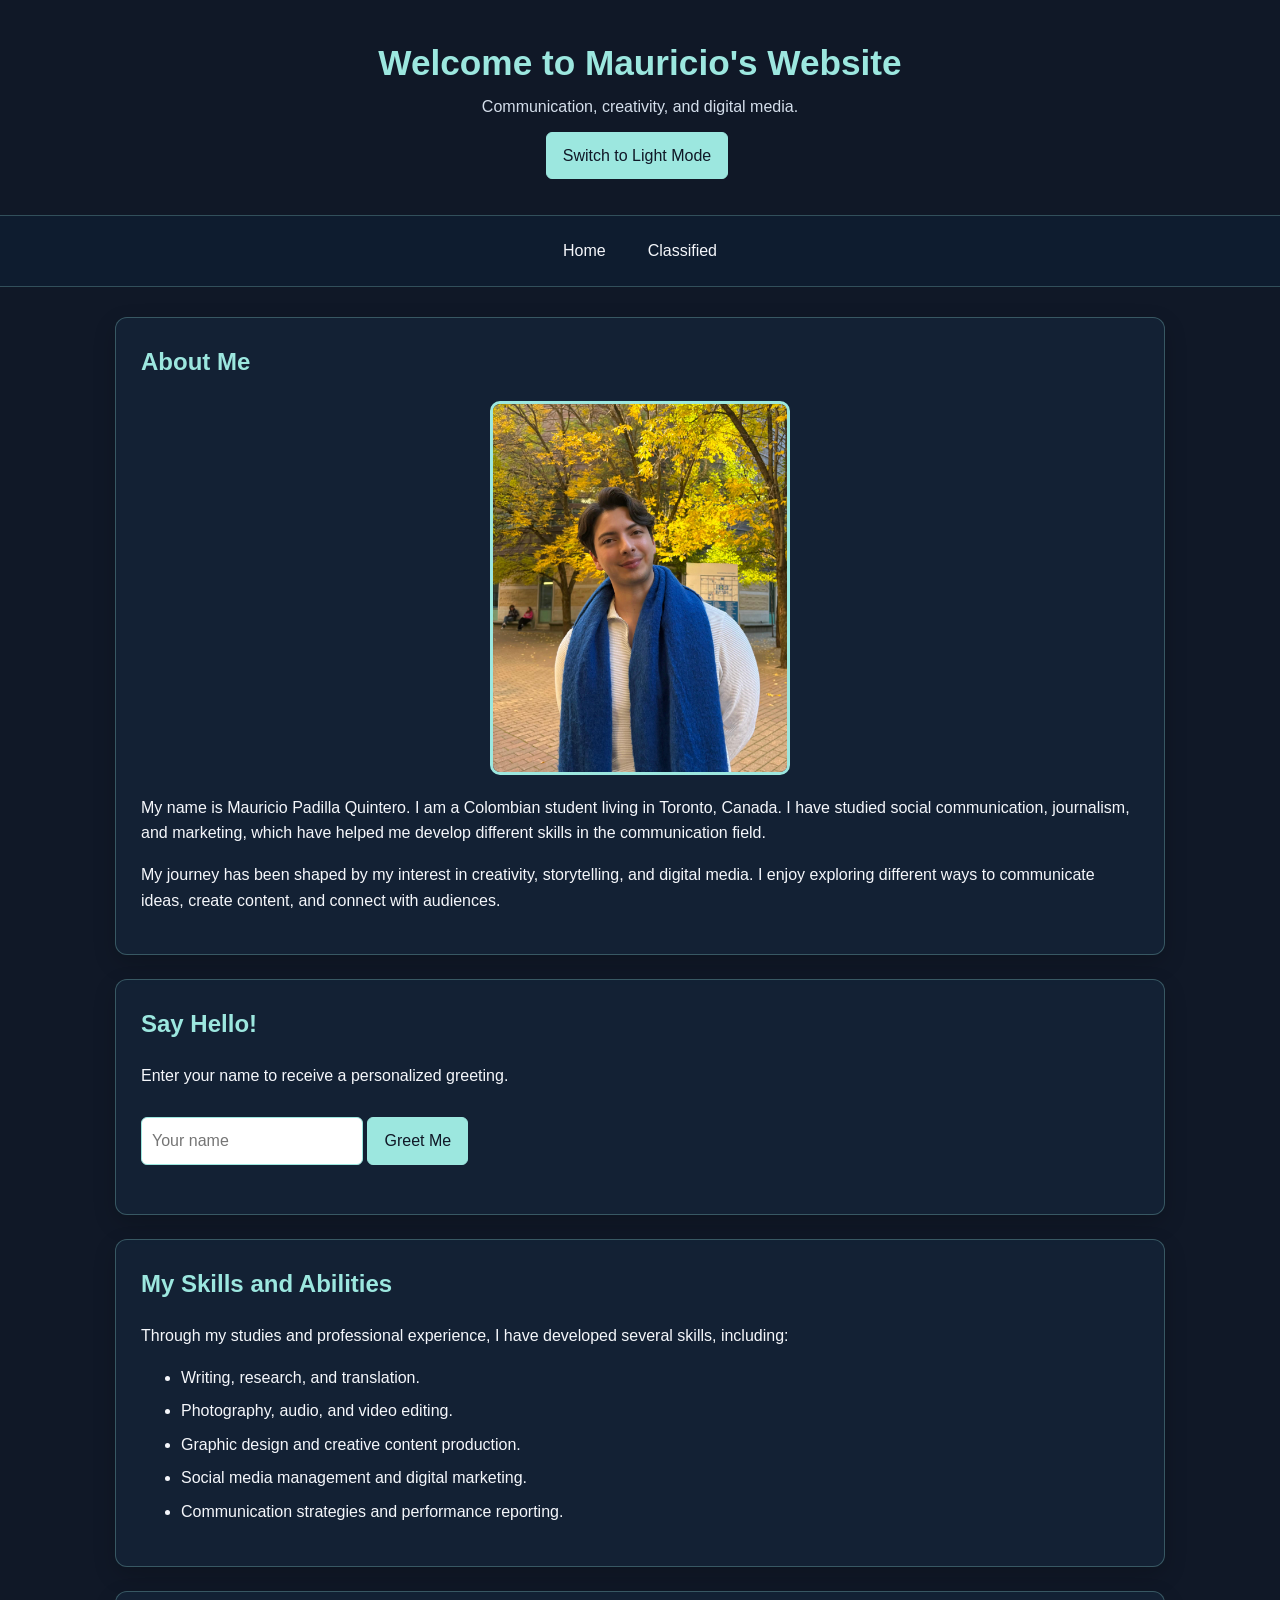
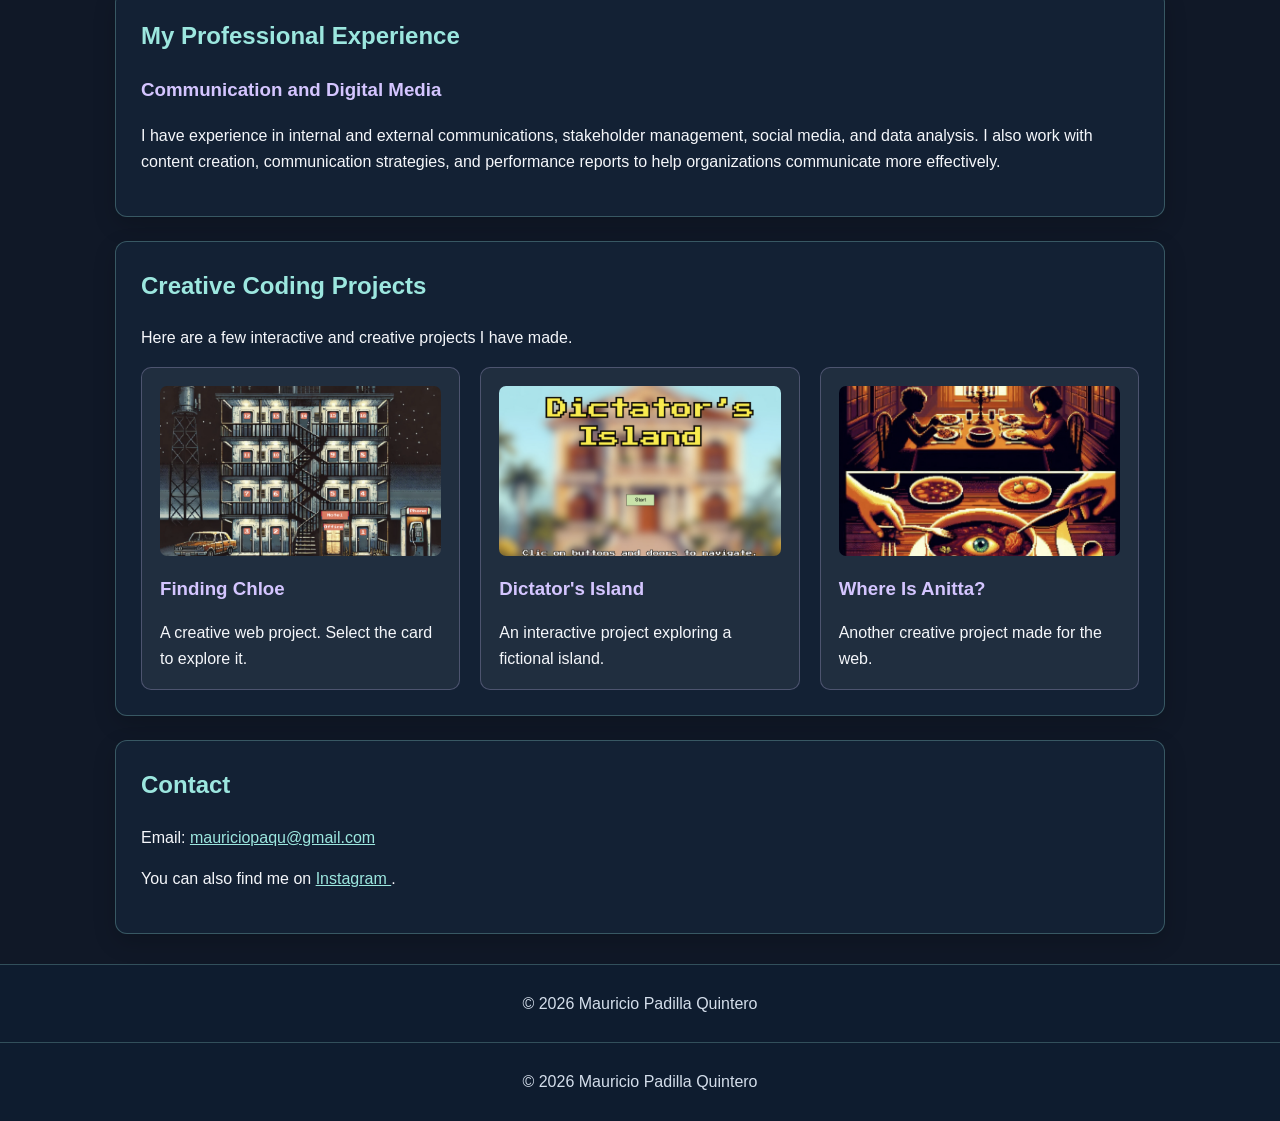
<file: index.html>
<!DOCTYPE html>
<html lang="en">

<head>
    <meta charset="UTF-8">
    <meta name="viewport" content="width=device-width, initial-scale=1.0">

    <title>Mauricio's Website</title>

    <link rel="stylesheet" href="style.css">
</head>

<body>

    <header class="site-header">
        <h1 id="main-title">Welcome to Mauricio's Website</h1>
        <p>Communication, creativity, and digital media.</p>
        <button id="theme-toggle" type="button">Switch to Light Mode</button>
    </header>

    <nav class="navigation">
        <a href="index.html">Home</a>
        <a href="classified.html">Classified</a>
    </nav>

    <main class="page-content">

      
        <section class="content-card about-card">
            <h2>About Me</h2>

            <img class="profile-image"
                 src="mauricio.1.jpeg"
                 alt="Portrait of Mauricio Padilla Quintero at TMU">

            <p>
                My name is Mauricio Padilla Quintero. I am a Colombian
                student living in Toronto, Canada. I have studied social
                communication, journalism, and marketing, which have helped
                me develop different skills in the communication field.
            </p>

            <p>
                My journey has been shaped by my interest in creativity,
                storytelling, and digital media. I enjoy exploring different
                ways to communicate ideas, create content, and connect
                with audiences.
            </p>
        </section>

 
        <section class="content-card">
            <h2>Say Hello!</h2>
            <p>Enter your name to receive a personalized greeting.</p>
            <input type="text" id="visitor-name" placeholder="Your name">
            <button id="greet-button" type="button">Greet Me</button>
            <p id="greeting-message"></p>
        </section>

        <section class="content-card">
            <h2>My Skills and Abilities</h2>

            <p>
                Through my studies and professional experience,
                I have developed several skills, including:
            </p>

            <ul>
                <li>Writing, research, and translation.</li>
                <li>Photography, audio, and video editing.</li>
                <li>Graphic design and creative content production.</li>
                <li>Social media management and digital marketing.</li>
                <li>Communication strategies and performance reporting.</li>
            </ul>
        </section>

      
        <section class="content-card">
            <h2>My Professional Experience</h2>

            <h3>Communication and Digital Media</h3>

            <p>
                I have experience in internal and external communications,
                stakeholder management, social media, and data analysis.
                I also work with content creation, communication strategies,
                and performance reports to help organizations communicate
                more effectively.
            </p>
        </section>

 
        <section id="projects" class="content-card">
            <h2>Creative Coding Projects</h2>

            <p>
                Here are a few interactive and creative projects I have made.
            </p>

            <div class="project-gallery">

                <article class="project-card">
                    <a href="https://mauriciopaqu.github.io/findingchloe/"
                       target="_blank"
                       rel="noopener noreferrer">

                        <img src="FindingChloe.png"
                             alt="Preview of the Finding Chloe creative coding project">

                        <h3>Finding Chloe</h3>
                    </a>

                    <p>
                        A creative web project. Select the card to explore it.
                    </p>
                </article>

                <article class="project-card">
                    <a href="https://mauriciopaqu.github.io/Dictators-Island/"
                       target="_blank"
                       rel="noopener noreferrer">

                        <img src="DictatorsIsland.png"
                             alt="Preview of the Dictator's Island creative coding project">

                        <h3>Dictator's Island</h3>
                    </a>

                    <p>
                        An interactive project exploring a fictional island.
                    </p>
                </article>

                <article class="project-card">
                    <a href="https://mauriciopaqu.github.io/Where-is-Anitta/"
                       target="_blank"
                       rel="noopener noreferrer">

                        <img src="WhereIsAnitta.png"
                             alt="Preview of the Where Is Anitta creative coding project">

                        <h3>Where Is Anitta?</h3>
                    </a>

                    <p>
                        Another creative project made for the web.
                    </p>
                </article>

            </div>
        </section>

    
        <section class="content-card">
            <h2>Contact</h2>

            <p>
                Email:
                <a href="mailto:mauriciopaqu@gmail.com">
                    mauriciopaqu@gmail.com
                </a>
            </p>

            <p>
                You can also find me on
                <a href="https://www.instagram.com/paurizzio/"
                   target="_blank"
                   rel="noopener noreferrer">
                    Instagram
                </a>.
            </p>
        </section>

    </main>

    <footer class="site-footer">
        <p>&copy; 2026 Mauricio Padilla Quintero</p>
    </footer>

    <script src="script.js" defer></script>

</body>
</html>


    <footer class="site-footer">
        <p>&copy; 2026 Mauricio Padilla Quintero</p>
    </footer>

    <script src="script.js" defer></script>

</body>
</html>
</file>
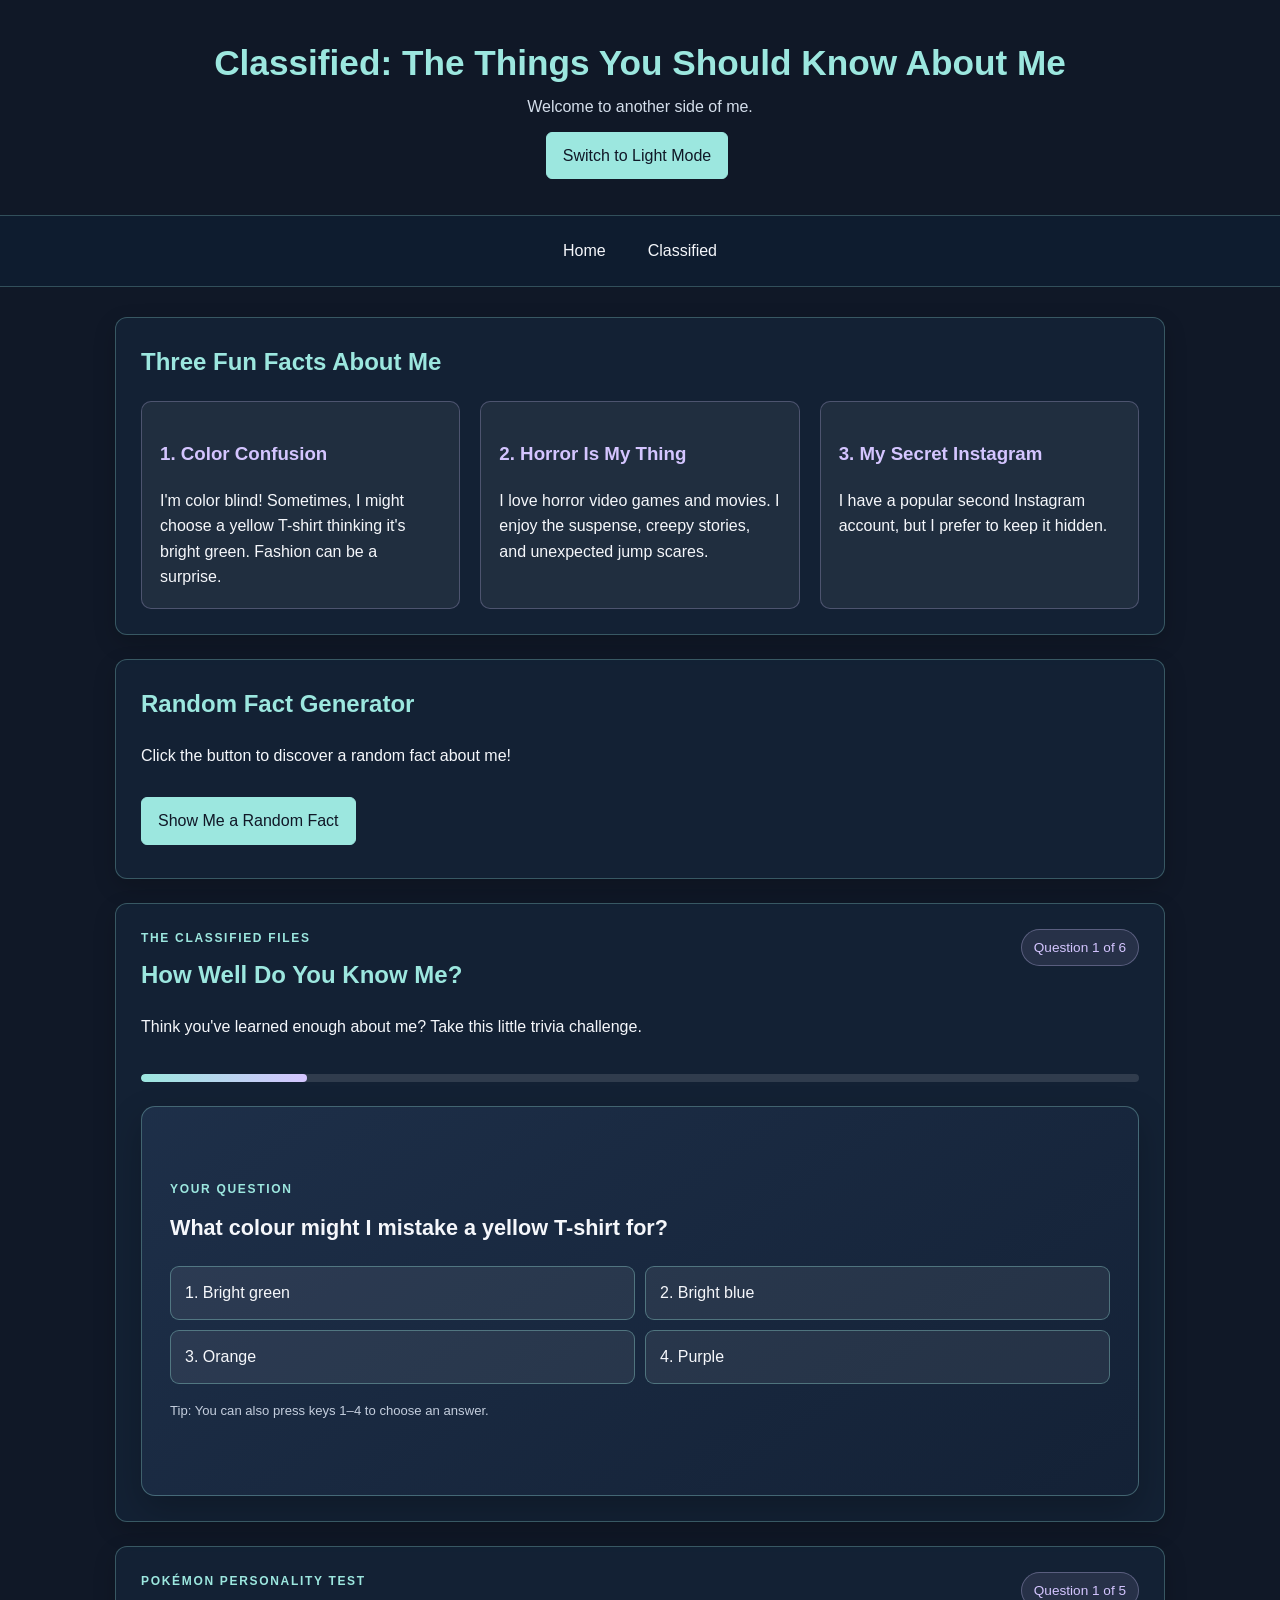
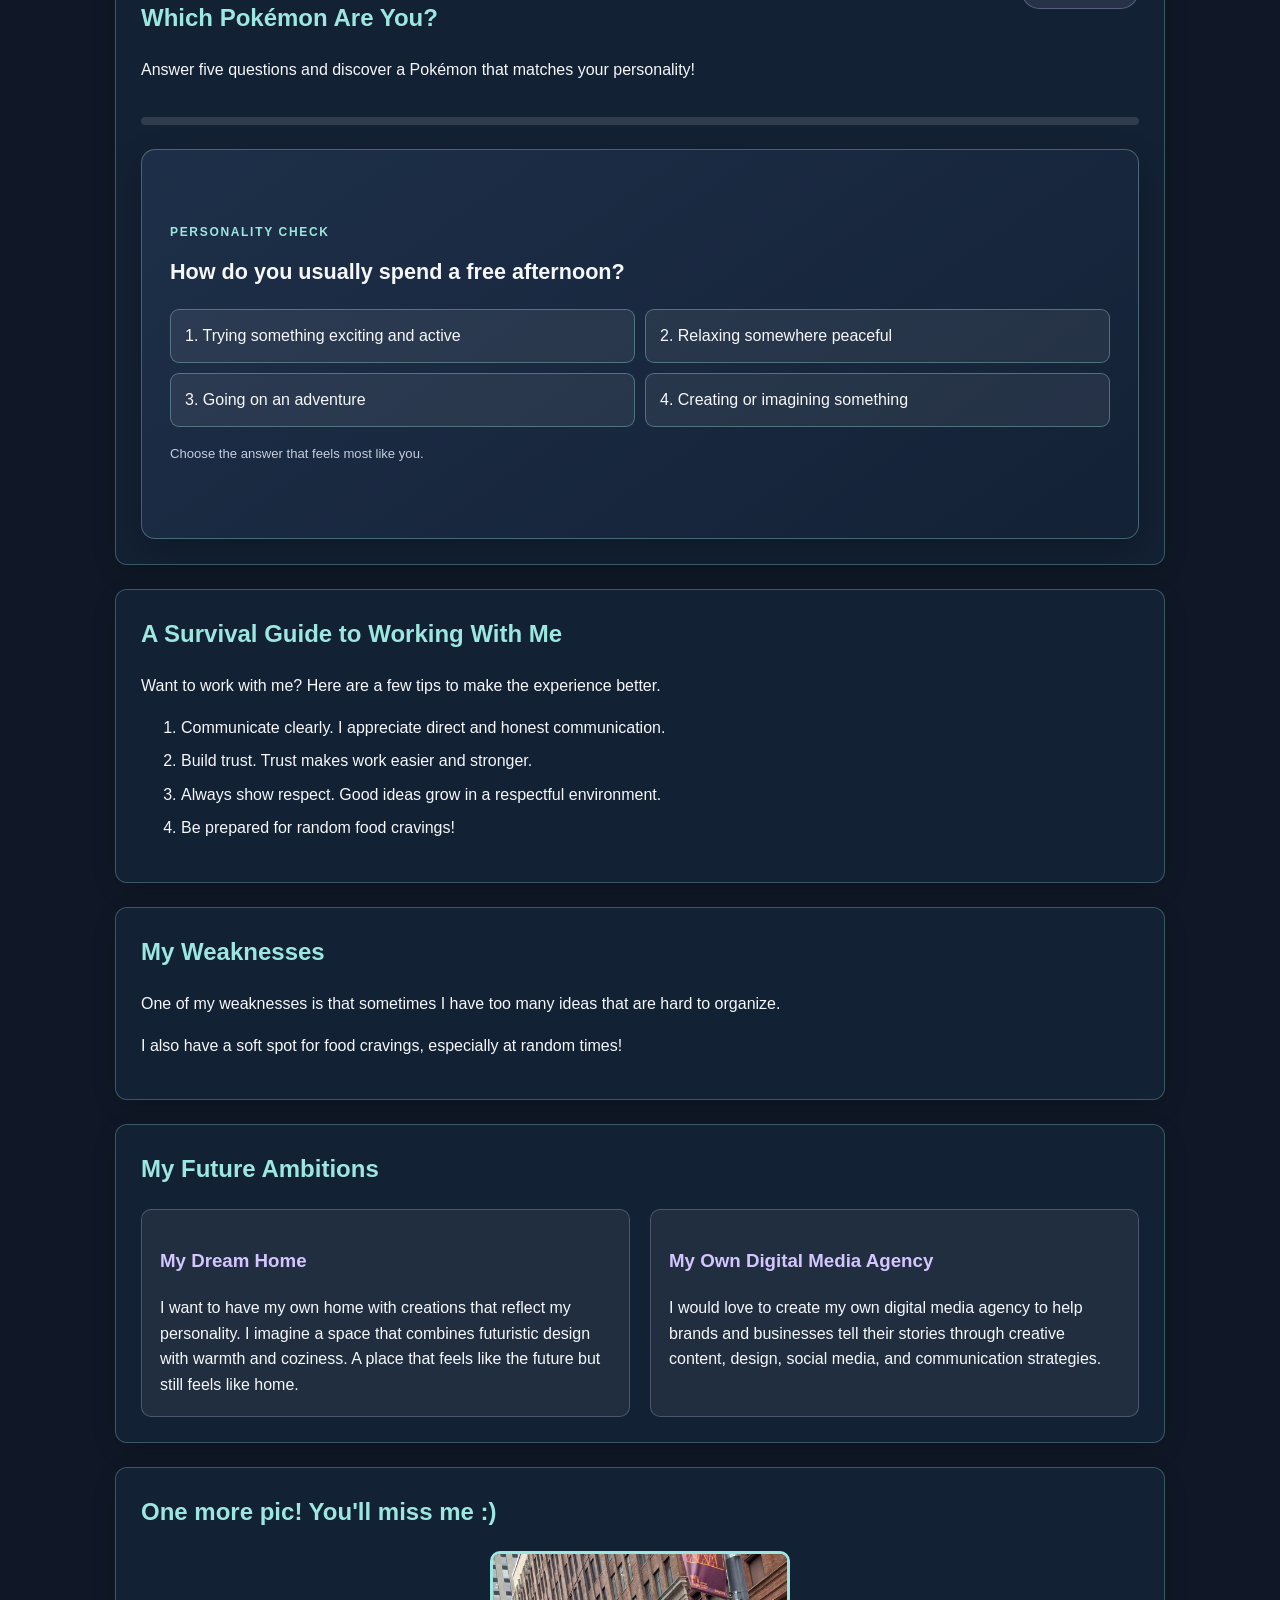
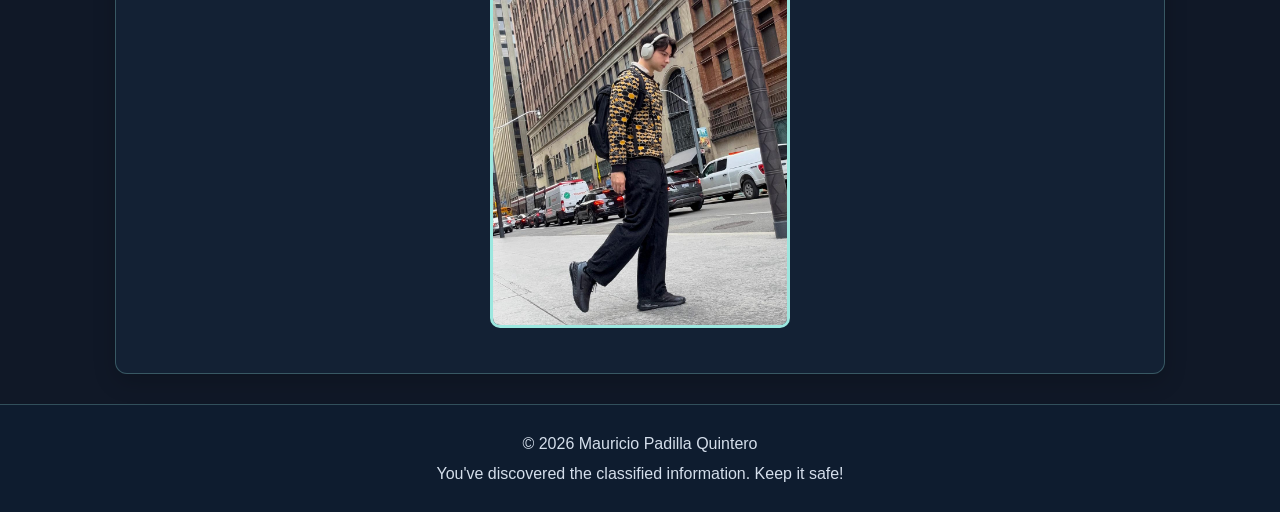
<file: classified.html>
<!DOCTYPE html>
<html lang="en">
<head>
    <meta charset="UTF-8">
    <meta name="viewport" content="width=device-width, initial-scale=1.0">
    <title>Classified - Mauricio's Website</title>
    <link rel="stylesheet" href="style.css">
</head>
<body>
    <header class="site-header">
        <h1 id="main-title">Classified: The Things You Should Know About Me</h1>
        <p>Welcome to another side of me.</p>
        <button id="theme-toggle" type="button">Switch to Light Mode</button>
    </header>

    <nav class="navigation">
        <a href="index.html">Home</a>
        <a href="classified.html">Classified</a>
    </nav>

    <main class="page-content">
        <section class="content-card">
            <h2>Three Fun Facts About Me</h2>
            <div class="info-gallery">
                <article class="info-card">
                    <h3>1. Color Confusion</h3>
                    <p>I'm color blind! Sometimes, I might choose a yellow T-shirt thinking it's bright green. Fashion can be a surprise.</p>
                </article>
                <article class="info-card">
                    <h3>2. Horror Is My Thing</h3>
                    <p>I love horror video games and movies. I enjoy the suspense, creepy stories, and unexpected jump scares.</p>
                </article>
                <article class="info-card">
                    <h3>3. My Secret Instagram</h3>
                    <p>I have a popular second Instagram account, but I prefer to keep it hidden.</p>
                </article>
            </div>
        </section>

        <section class="content-card">
            <h2>Random Fact Generator</h2>
            <p id="fact-display">Click the button to discover a random fact about me!</p>
            <button id="fact-button" type="button">Show Me a Random Fact</button>
        </section>


        <section id="trivia-quiz" class="content-card trivia-section">
            <div class="trivia-heading">
                <div>
                    <p class="quiz-kicker">THE CLASSIFIED FILES</p>
                    <h2>How Well Do You Know Me?</h2>
                    <p>Think you've learned enough about me? Take this little trivia challenge.</p>
                </div>
                <span id="quiz-counter" class="quiz-counter">Question 1 of 6</span>
            </div>

            <div class="quiz-progress" aria-label="Quiz progress">
                <div id="quiz-progress-fill" class="quiz-progress-fill"></div>
            </div>

            <div id="quiz-stage" class="quiz-stage">
                <div id="quiz-card" class="quiz-card">
                    <div class="quiz-card-inner">
                        <div class="quiz-card-face quiz-card-front">
                            <p class="quiz-card-label">YOUR QUESTION</p>
                            <h3 id="quiz-question">Loading your first question...</h3>
                            <div id="quiz-options" class="quiz-options"></div>
                            <p class="quiz-keyboard-hint">Tip: You can also press keys 1–4 to choose an answer.</p>
                        </div>

                        <div class="quiz-card-face quiz-card-back" aria-live="polite">
                            <p id="quiz-feedback-icon" class="quiz-feedback-icon"></p>
                            <h3 id="quiz-feedback-title">Nice try!</h3>
                            <p id="quiz-feedback-text"></p>
                            <p id="quiz-running-score" class="quiz-running-score"></p>
                            <button id="quiz-next" type="button">Next Question</button>
                        </div>
                    </div>
                </div>
            </div>

            <div id="quiz-result" class="quiz-result" hidden aria-live="polite">
                <p class="quiz-card-label">YOUR FINAL SCORE</p>
                <h3 id="quiz-final-score" class="quiz-final-score">0 / 6</h3>
                <p id="quiz-result-message"></p>
                <button id="quiz-restart" type="button">Play Again</button>
            </div>
        </section>


        <section id="pokemon-match-quiz" class="content-card trivia-section">
            <div class="trivia-heading">
                <div>
                    <p class="quiz-kicker">POKÉMON PERSONALITY TEST</p>
                    <h2>Which Pokémon Are You?</h2>
                    <p>Answer five questions and discover a Pokémon that matches your personality!</p>
                </div>
                <span id="pokemon-quiz-counter" class="quiz-counter">Question 1 of 5</span>
            </div>

            <div class="quiz-progress" aria-label="Quiz progress">
                <div id="pokemon-quiz-progress-fill" class="quiz-progress-fill"></div>
            </div>

            <div id="pokemon-quiz-stage" class="quiz-stage">
                <div id="pokemon-quiz-card" class="quiz-card">
                    <div class="quiz-card-inner">
                        <div class="quiz-card-face quiz-card-front">
                            <p class="quiz-card-label">PERSONALITY CHECK</p>
                            <h3 id="pokemon-quiz-question">Loading your first question...</h3>
                            <div id="pokemon-quiz-options" class="quiz-options"></div>
                            <p class="quiz-keyboard-hint">Choose the answer that feels most like you.</p>
                        </div>

                        <div class="quiz-card-face quiz-card-back" aria-live="polite">
                            <p id="pokemon-quiz-feedback-icon" class="quiz-feedback-icon"></p>
                            <h3 id="pokemon-quiz-feedback-title">Choice saved!</h3>
                            <p id="pokemon-quiz-feedback-text"></p>
                            <p id="pokemon-quiz-running-score" class="quiz-running-score"></p>
                            <button id="pokemon-quiz-next" type="button">Next Question</button>
                        </div>
                    </div>
                </div>
            </div>

            <div id="pokemon-quiz-result" class="quiz-result" hidden aria-live="polite">
                <p class="quiz-card-label">YOUR POKÉMON MATCH</p>
                <h3 id="pokemon-loading-title">Finding your Pokémon...</h3>
                <p id="pokemon-status">Your answers will help us find a matching Pokémon.</p>
                <div id="pokemon-result-card" class="pokemon-result-card" hidden>
                    <img id="pokemon-image" class="pokemon-image" alt="Your Pokémon match">
                    <div class="pokemon-result-details">
                        <h3 id="pokemon-title"></h3>
                        <p id="pokemon-description"></p>
                        <ul id="pokemon-facts" class="pokemon-facts"></ul>
                    </div>
                </div>
                <p id="pokemon-error" class="cartoon-error" role="alert"></p>
                <button id="pokemon-retry" type="button" hidden>Try Again</button>
                <button id="pokemon-quiz-restart" type="button">Take the Quiz Again</button>
                <p class="api-credit">Pokémon data provided by <a href="https://pokeapi.co/" target="_blank" rel="noopener noreferrer">PokéAPI</a>.</p>
            </div>
        </section>

        <section class="content-card">
            <h2>A Survival Guide to Working With Me</h2>
            <p>Want to work with me? Here are a few tips to make the experience better.</p>
            <ol>
                <li>Communicate clearly. I appreciate direct and honest communication.</li>
                <li>Build trust. Trust makes work easier and stronger.</li>
                <li>Always show respect. Good ideas grow in a respectful environment.</li>
                <li>Be prepared for random food cravings!</li>
            </ol>
        </section>

        <section class="content-card">
            <h2>My Weaknesses</h2>
            <p>One of my weaknesses is that sometimes I have too many ideas that are hard to organize.</p>
            <p>I also have a soft spot for food cravings, especially at random times!</p>
        </section>

        <section class="content-card">
            <h2>My Future Ambitions</h2>
            <div class="info-gallery">
                <article class="info-card">
                    <h3>My Dream Home</h3>
                    <p>I want to have my own home with creations that reflect my personality. I imagine a space that combines futuristic design with warmth and coziness. A place that feels like the future but still feels like home.</p>
                </article>
                <article class="info-card">
                    <h3>My Own Digital Media Agency</h3>
                    <p>I would love to create my own digital media agency to help brands and businesses tell their stories through creative content, design, social media, and communication strategies.</p>
                </article>
            </div>
        </section>

        <section class="content-card">
            <h2>One more pic! You'll miss me :)</h2>
            <img class="profile-image" src="mauricio.2.jpeg" alt="Another photograph of Mauricio Padilla Quintero">
        </section>
    </main>

    <footer class="site-footer">
        <p>&copy; 2026 Mauricio Padilla Quintero</p>
        <p>You've discovered the classified information. Keep it safe!</p>
    </footer>
    <script src="script.js" defer></script>
</body>
</html>
</file>
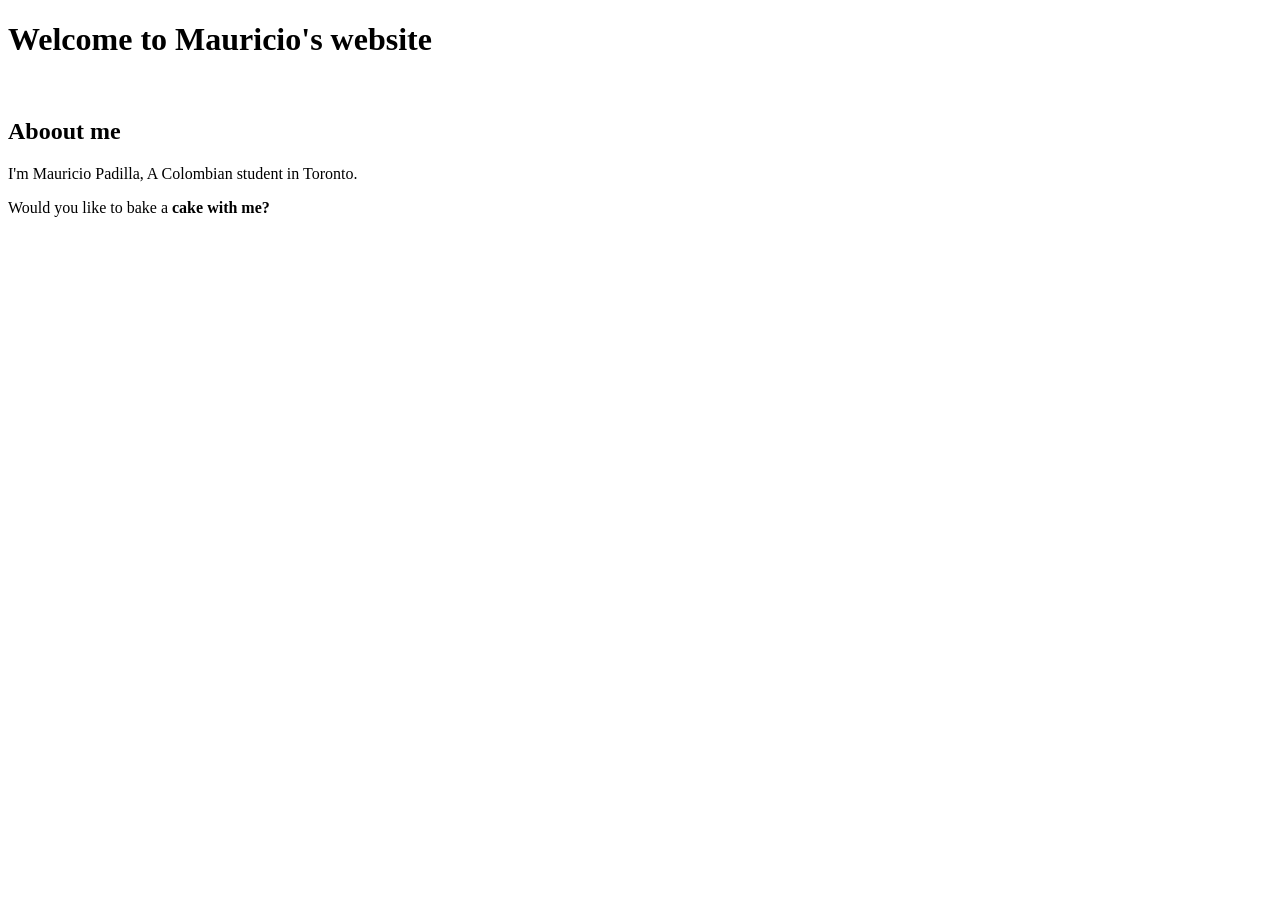
<file: html_template.html>
<!DOCTYPE html>
<html lang="en">
<head>
	<meta charset="UTF-8">
	<title> Mauricio's website </title>
</head>

<body>
	
	<h1>Welcome to Mauricio's website</h1>
	<br>
	<h2>Aboout me</h2>
	<p>I'm Mauricio Padilla, A Colombian student in Toronto.</p>
	<p>Would you like to bake a <strong>cake<strong> with me?</p>

</body>

</html>
</file>
<file: style.css>
* {
    box-sizing: border-box;
}

body {
    margin: 0;
    color: #f5f7fb;
    font-family: Arial, Helvetica, sans-serif;
    line-height: 1.6;
    background-color: #101827;
}

.site-header {
    padding: 42px 20px 28px;
    text-align: center;
}

#main-title {
    margin: 0 0 10px;
    color: #9ce7df;
    font-size: 2.2rem;
    line-height: 1.2;
}

.site-header p {
    margin: 0;
    color: #d4deeb;
}

.navigation {
    display: flex;
    justify-content: center;
    flex-wrap: wrap;
    gap: 12px;
    padding: 14px 20px;
    background-color: rgba(15, 29, 48, 0.92);
    border-top: 1px solid rgba(156, 231, 223, 0.25);
    border-bottom: 1px solid rgba(156, 231, 223, 0.25);
}

.navigation a {
    display: block;
    padding: 8px 15px;
    color: #f5f7fb;
    text-decoration: none;
    border-radius: 6px;
}

.navigation a:hover,
.navigation a:focus-visible {
    color: #101827;
    background-color: #9ce7df;
}

.page-content {
    width: 90%;
    max-width: 1050px;
    margin: 30px auto;
}

.content-card {
    margin: 0 0 24px;
    padding: 25px;
    background-color: rgba(20, 34, 54, 0.94);
    border: 1px solid rgba(156, 231, 223, 0.28);
    border-radius: 12px;
    box-shadow: 0 8px 22px rgba(0, 0, 0, 0.18);
}

.content-card h2 {
    margin-top: 0;
    color: #9ce7df;
}

.content-card h3 {
    color: #d4c5ff;
}

.content-card a {
    color: #9ce7df;
}

.content-card a:hover,
.content-card a:focus-visible {
    color: #ffffff;
}

.profile-image {
    display: block;
    width: 100%;
    max-width: 300px;
    height: auto;
    margin: 15px auto 20px;
    border: 3px solid #9ce7df;
    border-radius: 10px;
}

.project-gallery,
.info-gallery {
    display: flex;
    flex-wrap: wrap;
    gap: 20px;
    align-items: stretch;
}

.project-card,
.info-card {
    flex: 1 1 230px;
    min-width: 0;
    padding: 18px;
    background-color: rgba(255, 255, 255, 0.06);
    border: 1px solid rgba(212, 197, 255, 0.25);
    border-radius: 10px;
}

.project-card a {
    display: block;
    text-decoration: none;
}

.project-card img {
    display: block;
    width: 100%;
    height: 170px;
    object-fit: cover;
    border-radius: 7px;
}

.project-card h3 {
    margin-bottom: 5px;
}

.project-card p,
.info-card p {
    margin-bottom: 0;
}

li {
    margin-bottom: 8px;
}

.site-footer {
    padding: 22px 20px;
    text-align: center;
    color: #d4deeb;
    background-color: rgba(15, 29, 48, 0.92);
    border-top: 1px solid rgba(156, 231, 223, 0.25);
}

.site-footer p {
    margin: 4px 0;
}

/*Mobile version adaptaTion*/

@media (max-width: 600px) {
    .site-header {
        padding: 30px 16px 22px;
    }

    #main-title {
        font-size: 1.7rem;
    }

    .page-content {
        width: 92%;
        margin: 20px auto;
    }

    .content-card {
        padding: 18px;
    }

    .navigation {
        gap: 4px;
    }

    .navigation a {
        padding: 8px 10px;
    }

    .project-gallery,
    .info-gallery {
        flex-direction: column;
    }

    .project-card img {
        height: auto;
        max-height: 240px;
    }
}


/* INTERACTIVE ELEMENTS */
button,
input {
    font: inherit;
}

button {
    margin: 12px 6px 8px 0;
    padding: 10px 16px;
    color: #101827;
    background-color: #9ce7df;
    border: 1px solid #9ce7df;
    border-radius: 6px;
    cursor: pointer;
}

button:hover,
button:focus-visible {
    background-color: #d4c5ff;
    border-color: #d4c5ff;
}

input {
    max-width: 100%;
    padding: 10px;
    color: #101827;
    background-color: #ffffff;
    border: 1px solid #9ce7df;
    border-radius: 6px;
}

/* LIGHT MODE */
body.light-mode {
    color: #202938;
    background-color: #f3f5f8;
}

body.light-mode #main-title,
body.light-mode .content-card h2 {
    color: #176b68;
}

body.light-mode .site-header p,
body.light-mode .site-footer {
    color: #344054;
}

body.light-mode .navigation,
body.light-mode .site-footer {
    background-color: rgba(232, 238, 245, 0.96);
    border-color: rgba(23, 107, 104, 0.25);
}

body.light-mode .navigation a {
    color: #202938;
}

body.light-mode .navigation a:hover,
body.light-mode .navigation a:focus-visible {
    color: #ffffff;
    background-color: #176b68;
}

body.light-mode .content-card {
    background-color: rgba(255, 255, 255, 0.94);
    border-color: rgba(23, 107, 104, 0.25);
}

body.light-mode .content-card h3 {
    color: #55418a;
}

body.light-mode .content-card a {
    color: #176b68;
}

body.light-mode .content-card a:hover,
body.light-mode .content-card a:focus-visible {
    color: #55418a;
}

body.light-mode .project-card,
body.light-mode .info-card {
    background-color: rgba(23, 107, 104, 0.06);
    border-color: rgba(85, 65, 138, 0.25);
}

body.light-mode button {
    color: #ffffff;
    background-color: #176b68;
    border-color: #176b68;
}

body.light-mode button:hover,
body.light-mode button:focus-visible {
    background-color: #55418a;
    border-color: #55418a;
}


/* GET TO KNOW ME TRIVIA QUIZ */
.trivia-section {
    overflow: hidden;
}

.trivia-heading {
    display: flex;
    justify-content: space-between;
    align-items: flex-start;
    gap: 18px;
}

.quiz-kicker,
.quiz-card-label {
    margin: 0 0 8px;
    color: #9ce7df;
    font-size: 0.75rem;
    font-weight: bold;
    letter-spacing: 0.14em;
}

.quiz-counter {
    flex-shrink: 0;
    padding: 7px 12px;
    color: #d4c5ff;
    background-color: rgba(212, 197, 255, 0.1);
    border: 1px solid rgba(212, 197, 255, 0.3);
    border-radius: 20px;
    font-size: 0.85rem;
}

.quiz-progress {
    width: 100%;
    height: 8px;
    margin: 18px 0 24px;
    overflow: hidden;
    background-color: rgba(255, 255, 255, 0.12);
    border-radius: 20px;
}

.quiz-progress-fill {
    width: 16.66%;
    height: 100%;
    background: linear-gradient(90deg, #9ce7df, #d4c5ff);
    border-radius: 20px;
    transition: width 0.45s ease;
}

.quiz-stage {
    perspective: 1200px;
}

.quiz-card {
    min-height: 390px;
}

.quiz-card-inner {
    position: relative;
    min-height: 390px;
    transition: transform 0.7s cubic-bezier(0.2, 0.75, 0.25, 1);
    transform-style: preserve-3d;
}

.quiz-card.is-flipped .quiz-card-inner {
    transform: rotateY(180deg);
}

.quiz-card-face {
    position: absolute;
    inset: 0;
    display: flex;
    flex-direction: column;
    justify-content: center;
    padding: 28px;
    background: linear-gradient(145deg, rgba(30, 48, 73, 0.98), rgba(20, 34, 54, 0.98));
    border: 1px solid rgba(156, 231, 223, 0.32);
    border-radius: 14px;
    box-shadow: 0 14px 34px rgba(0, 0, 0, 0.22);
    backface-visibility: hidden;
    -webkit-backface-visibility: hidden;
}

.quiz-card-front h3 {
    margin: 4px 0 20px;
    color: #f5f7fb;
    font-size: 1.35rem;
}

.quiz-card-back {
    align-items: center;
    text-align: center;
    transform: rotateY(180deg);
}

.quiz-card-back h3 {
    margin: 8px 0;
    font-size: 1.6rem;
}

.quiz-card-back p {
    max-width: 520px;
}

.quiz-feedback-icon {
    display: grid;
    width: 58px;
    height: 58px;
    place-items: center;
    margin: 0;
    color: #101827;
    background: #9ce7df;
    border-radius: 50%;
    font-size: 2rem;
    font-weight: bold;
}

.quiz-correct {
    color: #9ce7df;
}

.quiz-incorrect {
    color: #d4c5ff;
}

.quiz-running-score {
    color: #d4c5ff;
    font-weight: bold;
}

.quiz-options {
    display: grid;
    grid-template-columns: repeat(2, minmax(0, 1fr));
    gap: 10px;
}

button.quiz-option {
    width: 100%;
    min-height: 54px;
    margin: 0;
    padding: 11px 14px;
    color: #f5f7fb;
    background-color: rgba(255, 255, 255, 0.07);
    border: 1px solid rgba(156, 231, 223, 0.35);
    border-radius: 9px;
    text-align: left;
    transition: background-color 0.2s ease, border-color 0.2s ease, transform 0.2s ease;
}

button.quiz-option:hover,
button.quiz-option:focus-visible {
    color: #101827;
    background-color: #9ce7df;
    border-color: #9ce7df;
    transform: translateY(-2px);
}

button.quiz-option:disabled {
    cursor: default;
    opacity: 0.8;
}

button.quiz-option.correct-answer {
    color: #101827;
    background-color: #9ce7df;
    border-color: #9ce7df;
    opacity: 1;
}

button.quiz-option.wrong-answer {
    color: #ffffff;
    background-color: #765c91;
    border-color: #d4c5ff;
    opacity: 1;
}

.quiz-keyboard-hint {
    margin: 16px 0 0;
    color: #c4cede;
    font-size: 0.82rem;
}

.quiz-result {
    padding: 34px 20px;
    text-align: center;
    background: linear-gradient(145deg, rgba(30, 48, 73, 0.98), rgba(20, 34, 54, 0.98));
    border: 1px solid rgba(156, 231, 223, 0.32);
    border-radius: 14px;
}

.quiz-result[hidden],
.quiz-stage[hidden] {
    display: none;
}

.quiz-final-score {
    margin: 8px 0;
    color: #9ce7df;
    font-size: clamp(3rem, 9vw, 5rem);
    line-height: 1.1;
}

.score-reveal {
    animation: score-reveal 0.75s ease both;
}

@keyframes score-reveal {
    0% { opacity: 0; transform: scale(0.55) translateY(18px); }
    70% { opacity: 1; transform: scale(1.08) translateY(-4px); }
    100% { opacity: 1; transform: scale(1) translateY(0); }
}

body.light-mode .quiz-card-face,
body.light-mode .quiz-result {
    color: #202938;
    background: linear-gradient(145deg, #ffffff, #edf3f6);
    border-color: #c5d0dc;
}

body.light-mode .quiz-card-front h3,
body.light-mode .quiz-card-back h3 {
    color: #202938;
}

body.light-mode .quiz-kicker,
body.light-mode .quiz-card-label {
    color: #176b68;
}

body.light-mode .quiz-counter {
    color: #55418a;
    background-color: rgba(85, 65, 138, 0.08);
    border-color: rgba(85, 65, 138, 0.25);
}

body.light-mode .quiz-progress {
    background-color: #dce4eb;
}

body.light-mode button.quiz-option {
    color: #202938;
    background-color: #f3f5f8;
    border-color: #c5d0dc;
}

body.light-mode button.quiz-option:hover,
body.light-mode button.quiz-option:focus-visible,
body.light-mode button.quiz-option.correct-answer {
    color: #ffffff;
    background-color: #176b68;
    border-color: #176b68;
}

body.light-mode button.quiz-option.wrong-answer {
    color: #ffffff;
    background-color: #55418a;
    border-color: #55418a;
}

body.light-mode .quiz-keyboard-hint {
    color: #596579;
}

body.light-mode .quiz-final-score {
    color: #176b68;
}

@media (max-width: 600px) {
    .trivia-heading {
        flex-direction: column;
    }

    .quiz-card,
    .quiz-card-inner {
        min-height: 480px;
    }

    .quiz-card-face {
        padding: 20px;
    }

    .quiz-options {
        grid-template-columns: 1fr;
    }
}

@media (prefers-reduced-motion: reduce) {
    .quiz-card-inner,
    .quiz-progress-fill,
    button.quiz-option {
        transition: none;
    }

    .score-reveal {
        animation: none;
    }
}


/* CARTOON API QUIZ RESULT */
.cartoon-result-card {
    display: flex;
    align-items: flex-start;
    gap: 22px;
    max-width: 760px;
    margin: 24px auto;
    padding: 20px;
    text-align: left;
    background: rgba(255, 255, 255, 0.06);
    border: 1px solid rgba(156, 231, 223, 0.35);
    border-radius: 12px;
}

.cartoon-result-card[hidden] {
    display: none;
}

.cartoon-image {
    width: 210px;
    max-height: 280px;
    object-fit: contain;
    border-radius: 9px;
    background: rgba(255, 255, 255, 0.08);
}

.cartoon-result-details {
    flex: 1;
    min-width: 0;
}

.cartoon-result-details h3 {
    margin-top: 0;
    font-size: 1.5rem;
}

.cartoon-facts {
    padding-left: 20px;
    color: inherit;
}

.cartoon-error {
    color: #ffb7c0;
    font-weight: bold;
}

.api-credit {
    margin-top: 20px;
    font-size: 0.82rem;
    opacity: 0.8;
}

body.light-mode .cartoon-result-card {
    background: #f3f7f8;
    border-color: #c5d0dc;
}

body.light-mode .cartoon-error {
    color: #a32136;
}

@media (max-width: 600px) {
    .cartoon-result-card {
        flex-direction: column;
        align-items: center;
    }

    .cartoon-image {
        width: 100%;
        max-width: 260px;
        max-height: 300px;
    }
}


/* POKÉMON PERSONALITY QUIZ */
.pokemon-result-card {
    display: flex;
    align-items: center;
    gap: 28px;
    margin: 24px 0;
    padding: 24px;
    border: 1px solid rgba(173, 226, 220, 0.35);
    border-radius: 18px;
    background: rgba(255, 255, 255, 0.04);
}
.pokemon-result-card[hidden] { display: none; }
.pokemon-image {
    width: min(240px, 38%);
    max-height: 240px;
    object-fit: contain;
}
.pokemon-result-details { flex: 1; }
.pokemon-result-details h3 {
    margin-top: 0;
    text-transform: capitalize;
}
.pokemon-facts { padding-left: 20px; }
.pokemon-facts li { margin: 8px 0; }
@media (max-width: 650px) {
    .pokemon-result-card { flex-direction: column; text-align: center; }
    .pokemon-image { width: min(220px, 100%); }
    .pokemon-facts { text-align: left; }
}
</file>
